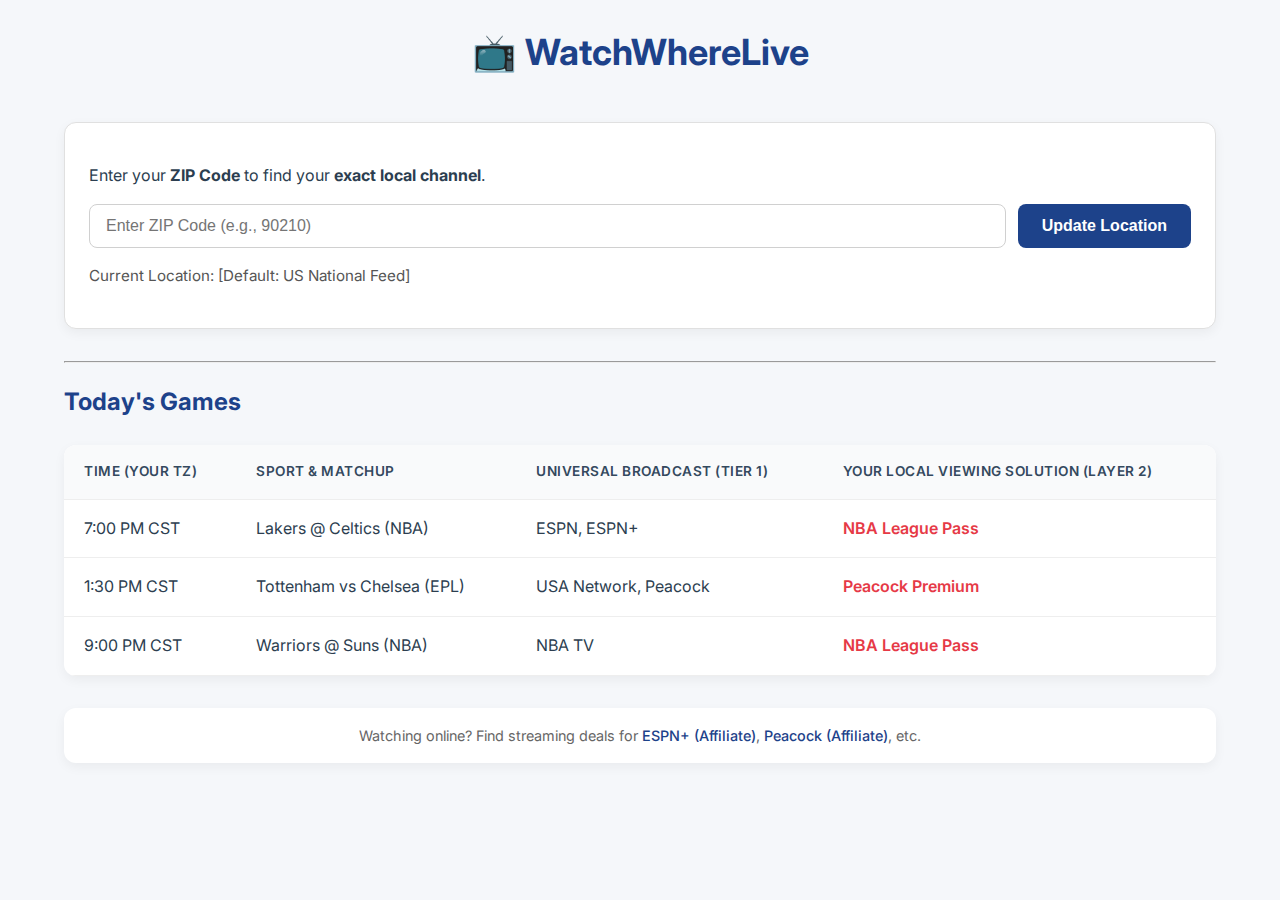
<file: public/index.html>
<!DOCTYPE html>
<html lang="en">
<head>
    <meta charset="UTF-8">
    <meta name="viewport" content="width=device-width, initial-scale=1.0">
    <title>WatchWhereLive | The Clean Sports Schedule</title>
    <link rel="preconnect" href="https://fonts.googleapis.com">
    <link rel="preconnect" href="https://fonts.gstatic.com" crossorigin>
    <link href="https://fonts.googleapis.com/css2?family=Inter:wght@400;500;600;700&display=swap" rel="stylesheet">
    <link rel="stylesheet" href="./css/style.css">
</head>
<body>
    <header>
        <h1>📺 WatchWhereLive</h1>
    </header>

    <main class="container">
        
        <section id="controls">
            <p>Enter your <strong>ZIP Code</strong> to find your <strong>exact local channel</strong>.</p>
            <div class="input-group">
                <input type="text" id="zip-code-input" placeholder="Enter ZIP Code (e.g., 90210)" maxlength="5">
                <button id="update-location-btn">Update Location</button>
            </div>
            <p id="location-display">Current Location: <span id="current-location">[Default: US National Feed]</span></p>
        </section>

        <hr>
        
        <section id="schedule-view">
            <h2>Today's Games</h2>
            
            <div class="table-wrapper">
                <table id="schedule-table">
                    <thead>
                        <tr>
                            <th>Time (Your TZ)</th>
                            <th>Sport & Matchup</th>
                            <th>Universal Broadcast (Tier 1)</th>
                            <th class="local-column">Your Local Viewing Solution (Layer 2)</th>
                        </tr>
                    </thead>
                    <tbody id="schedule-body">
                    </tbody>
                </table>
            </div>
        </section>
        
        <p class="monetization-note">
            Watching online? Find streaming deals for 
            <a href="#" target="_blank">ESPN+ (Affiliate)</a>, 
            <a href="#" target="_blank">Peacock (Affiliate)</a>, etc.
        </p>
    </main>

    <script src="js/app.js" defer></script>
</body>
</html>
</file>
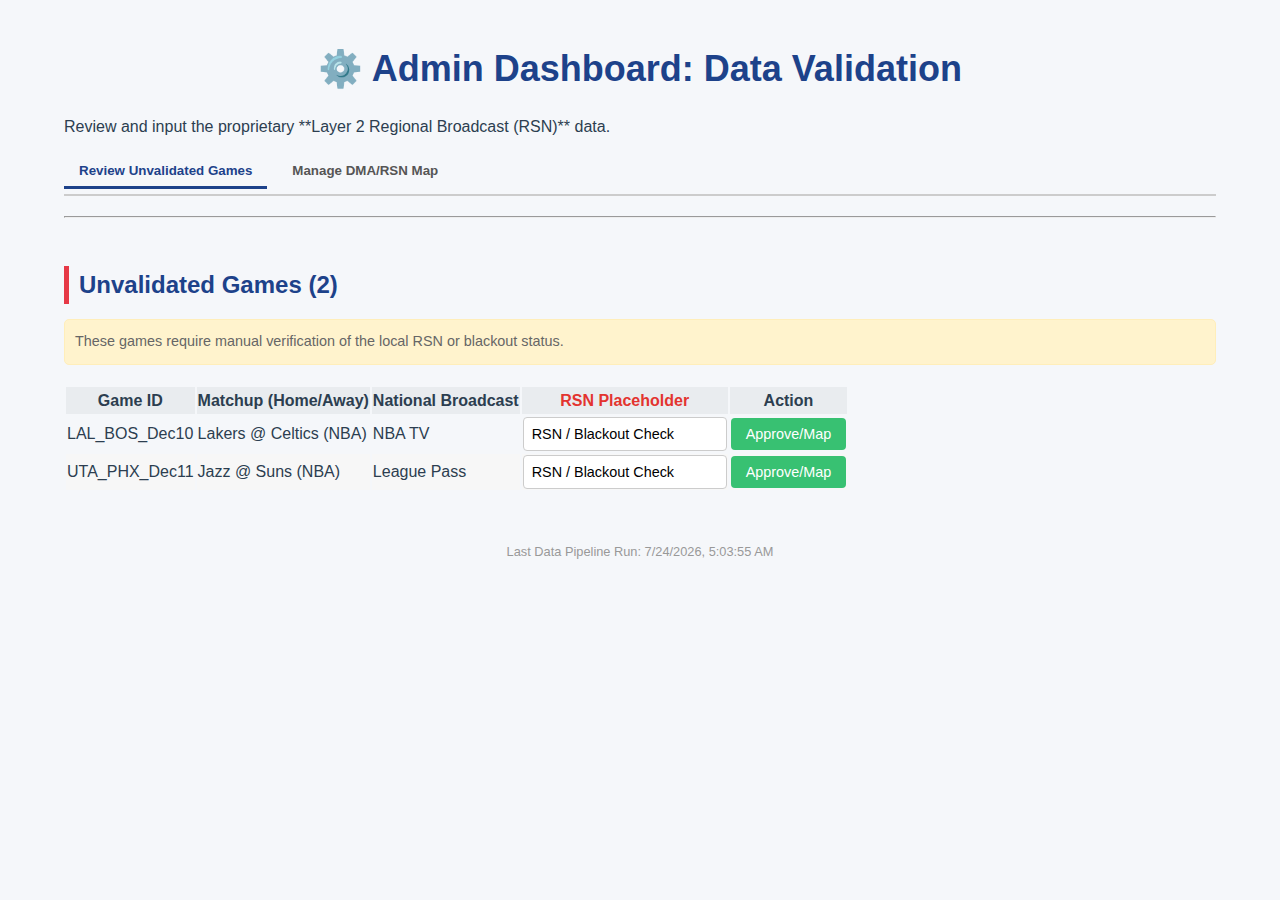
<file: public/admin.html>
<!DOCTYPE html>
<html lang="en">
<head>
    <meta charset="UTF-8">
    <meta name="viewport" content="width=device-width, initial-scale=1.0">
    <title>WatchWhereLive | Admin Dashboard</title>
    <link rel="stylesheet" href="css/style.css"> 
    <link rel="stylesheet" href="css/admin.css">
</head>
<body>
    <div class="container">
        <h1>⚙️ Admin Dashboard: Data Validation</h1>
        <p class="subtitle">Review and input the proprietary **Layer 2 Regional Broadcast (RSN)** data.</p>
        
        <nav class="admin-nav">
            <button id="nav-unvalidated" class="nav-button active">Review Unvalidated Games</button>
            <button id="nav-dma-map" class="nav-button">Manage DMA/RSN Map</button>
        </nav>

        <hr>

        <section id="unvalidated-games-section" class="admin-section">
            <h2>Unvalidated Games (<span id="unvalidated-count">0</span>)</h2>
            <p class="tip">These games require manual verification of the local RSN or blackout status.</p>
            
            <table id="unvalidated-table">
                <thead>
                    <tr>
                        <th>Game ID</th>
                        <th>Matchup (Home/Away)</th>
                        <th>National Broadcast</th>
                        <th><span class="highlight-column">RSN Placeholder</span></th>
                        <th>Action</th>
                    </tr>
                </thead>
                <tbody id="unvalidated-body">
                    </tbody>
            </table>
        </section>

        <section id="dma-map-section" class="admin-section hidden">
            <h2>Master RSN/DMA Configuration</h2>
            <p class="tip">This table stores your proprietary **ZIP Code to RSN mapping** for the target markets (e.g., Los Angeles).</p>
            
            <button id="add-new-mapping-btn" class="add-button">+ Add New RSN Mapping Rule</button>

            <table id="dma-map-table">
                <thead>
                    <tr>
                        <th>DMA Code</th>
                        <th>Team</th>
                        <th>Sport</th>
                        <th>Local Channel (RSN)</th>
                        <th>Actions</th>
                    </tr>
                </thead>
                <tbody id="dma-map-body">
                    </tbody>
            </table>
        </section>
        
        <p class="footer-note">Last Data Pipeline Run: <span id="last-run">Loading...</span></p>
    </div>

    <script src="js/admin.js" defer></script>
</body>
</html>
</file>
<file: public/css/admin.css>
/* --- Admin Navigation --- */
.admin-nav {
    display: flex;
    gap: 10px;
    margin-bottom: 20px;
    border-bottom: 2px solid #ccc;
    padding-bottom: 5px;
}

.nav-button {
    background-color: transparent;
    color: #555;
    border: none;
    padding: 8px 15px;
    font-weight: 600;
    cursor: pointer;
    border-bottom: 3px solid transparent;
    transition: all 0.2s ease;
}

.nav-button:hover {
    color: #1d428a;
    border-bottom-color: #a0c4ff;
}

.nav-button.active {
    color: #1d428a;
    border-bottom-color: #1d428a;
}

/* --- Section Styling --- */
.admin-section {
    padding: 20px 0;
}

.admin-section h2 {
    border-left: 5px solid #e63946;
    padding-left: 10px;
    margin-bottom: 15px;
}

.tip {
    font-size: 0.9em;
    color: #666;
    margin-bottom: 20px;
    padding: 10px;
    background-color: #fff3cd; /* Light yellow background */
    border: 1px solid #ffeeba;
    border-radius: 5px;
}

/* --- Admin Tables (Specific) --- */
#unvalidated-table, #dma-map-table {
    box-shadow: none; /* Remove table wrapper shadow */
}

#unvalidated-table thead th, #dma-map-table thead th {
    background-color: #e9ecef; /* Slightly darker header */
}

#unvalidated-body tr, #dma-map-body tr {
    transition: background-color 0.2s;
}

#unvalidated-body tr:nth-child(even) {
    background-color: #f7f7f7;
}

/* --- Editable Inputs & Buttons --- */
.edit-input, .edit-select {
    padding: 8px;
    border: 1px solid #ccc;
    border-radius: 4px;
    width: 100%;
    font-size: 0.9rem;
}

.save-btn, .add-button {
    background-color: #38c172; /* Green for success/save */
    color: white;
    padding: 8px 15px;
    border: none;
    border-radius: 4px;
    cursor: pointer;
    font-size: 0.9rem;
    transition: background-color 0.2s;
}

.save-btn:hover, .add-button:hover {
    background-color: #2b9a54;
}

.delete-btn {
    background-color: #e3342f; /* Red for deletion */
    color: white;
    padding: 8px 15px;
    border: none;
    border-radius: 4px;
    cursor: pointer;
    font-size: 0.9rem;
    margin-left: 5px;
    transition: background-color 0.2s;
}

.delete-btn:hover {
    background-color: #cc1f1a;
}

.highlight-column {
    color: #e3342f; /* Visual hint for the column needing attention */
    font-weight: bold;
}

.hidden {
    display: none !important;
}

.footer-note {
    font-size: 0.8em;
    color: #999;
    text-align: center;
    margin-top: 30px;
}
</file>
<file: public/css/style.css>
/* Global Reset & Base Styles */
* {
    box-sizing: border-box;
}

body {
    font-family: 'Inter', 'Segoe UI', Roboto, sans-serif;
    margin: 0;
    padding: 0;
    background-color: #f5f7fa; /* Softer neutral background */
    color: #2c3e50;
    line-height: 1.6;
}

/* Layout Container */
.container {
    max-width: 1200px;
    margin: 40px auto;
    padding: 0 24px;
}

/* Headings */
h1, h2 {
    color: #1d428a; /* Primary sports blue */
    font-weight: 700;
    margin-bottom: 16px;
}

h1 {
    font-size: 2.25rem;
    text-align: center;
    margin-top: 24px;
}

h2 {
    font-size: 1.5rem;
}

/* Controls Section */
#controls {
    padding: 24px;
    border: 1px solid #e0e0e0;
    background-color: #ffffff;
    border-radius: 12px;
    margin-bottom: 32px;
    box-shadow: 0 4px 12px rgba(0,0,0,0.05);
}

.input-group {
    display: flex;
    gap: 12px;
    margin: 16px 0;
}

#zip-code-input {
    padding: 12px 16px;
    flex-grow: 1;
    border: 1px solid #d0d0d0;
    border-radius: 8px;
    font-size: 1rem;
    transition: border-color 0.2s ease, box-shadow 0.2s ease;
}

#zip-code-input:focus {
    border-color: #1d428a;
    box-shadow: 0 0 0 3px rgba(29, 66, 138, 0.1);
    outline: none;
}

#update-location-btn {
    background-color: #1d428a;
    color: #fff;
    border: none;
    padding: 12px 24px;
    border-radius: 8px;
    cursor: pointer;
    font-weight: 600;
    font-size: 1rem;
    transition: background-color 0.2s ease, transform 0.1s ease;
}

#update-location-btn:hover {
    background-color: #051c2d;
    transform: translateY(-2px);
}

#location-display {
    font-size: 0.95em;
    color: #555;
    margin-top: 12px;
}

/* Schedule Table */
.table-wrapper {
    overflow-x: auto;
    border-radius: 12px;
    box-shadow: 0 4px 12px rgba(0,0,0,0.05);
    margin-top: 24px;
}

#schedule-table {
    width: 100%;
    border-collapse: collapse;
    background-color: #fff;
    min-width: 600px; /* Ensures horizontal scroll on mobile if needed */
}

#schedule-table th, #schedule-table td {
    padding: 16px 20px;
    text-align: left;
    border-bottom: 1px solid #eee;
}

#schedule-table thead th {
    background-color: #f9fafb;
    font-weight: 600;
    text-transform: uppercase;
    font-size: 0.85rem;
    letter-spacing: 0.5px;
    color: #34495e;
    position: sticky;
    top: 0;
    z-index: 1;
}

#schedule-body tr:hover {
    background-color: #eef5ff; /* Subtle hover highlight */
}

.local-solution-highlight {
    font-weight: 600;
    color: #e63946; /* Modern red accent */
}

/* Monetization Note */
.monetization-note {
    margin-top: 32px;
    font-size: 0.9em;
    color: #666;
    text-align: center;
    padding: 16px;
    background-color: #ffffff;
    border-radius: 12px;
    box-shadow: 0 4px 12px rgba(0,0,0,0.05);
}

.monetization-note a {
    color: #1d428a;
    text-decoration: none;
    font-weight: 500;
}

.monetization-note a:hover {
    text-decoration: underline;
}

/* Mobile Responsiveness */
@media (max-width: 768px) {
    .container {
        margin: 24px auto;
        padding: 0 16px;
    }

    h1 {
        font-size: 1.75rem;
    }

    h2 {
        font-size: 1.25rem;
    }

    #controls {
        padding: 20px;
        border-radius: 8px;
    }

    .input-group {
        flex-direction: column;
        gap: 12px;
    }

    #zip-code-input,
    #update-location-btn {
        width: 100%;
        font-size: 1rem;
    }

    #schedule-table th, #schedule-table td {
        padding: 12px 16px;
        font-size: 0.9rem;
    }

    .monetization-note {
        font-size: 0.85em;
        padding: 12px;
    }
}

@media (max-width: 480px) {
    body {
        font-size: 0.95rem;
    }

    h1 {
        font-size: 1.5rem;
    }

    .table-wrapper {
        margin-top: 16px;
    }
}
</file>
